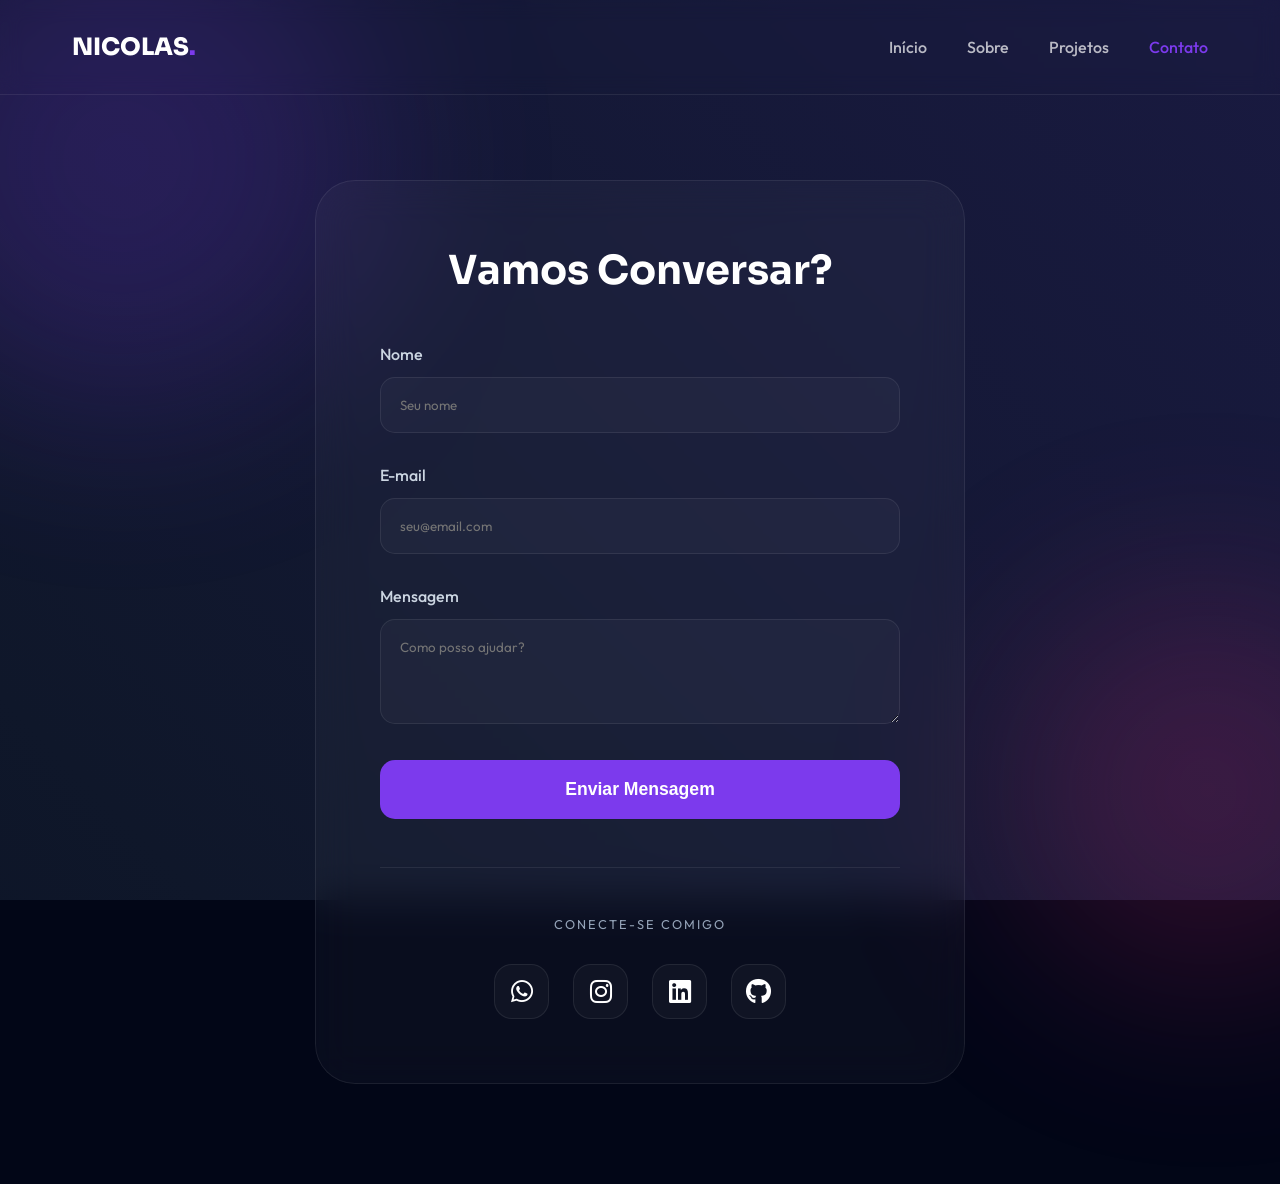
<file: contatos.html>
<!DOCTYPE html>
<html lang="pt-br">
<head>
    <meta charset="UTF-8">
    <meta name="viewport" content="width=device-width, initial-scale=1.0">
    <title>Contato | Nicolas</title>
    <link rel="icon" type="image/png" href="https://img.icons8.com/ios-filled/50/ffffff/code.png">
    <link href="https://fonts.googleapis.com/css2?family=Sora:wght@400;600;800&family=Outfit:wght@300;400;600&display=swap" rel="stylesheet">
    <link rel="stylesheet" href="https://cdnjs.cloudflare.com/ajax/libs/font-awesome/6.4.0/css/all.min.css">
    <style>
        :root { --primary: #7c3aed; --secondary: #db2777; --dark: #020617; --glass: rgba(255, 255, 255, 0.03 ); --glass-border: rgba(255, 255, 255, 0.08); }
        * { margin: 0; padding: 0; box-sizing: border-box; }
        body { font-family: 'Outfit', sans-serif; background: var(--dark); color: white; overflow-x: hidden; }
        .bg-gradient { position: fixed; inset: 0; background: linear-gradient(45deg, #020617, #0f172a, #1e1b4b, #020617); background-size: 400% 400%; z-index: -2; animation: gradientBG 15s ease infinite; }
        @keyframes gradientBG { 0% { background-position: 0% 50%; } 50% { background-position: 100% 50%; } 100% { background-position: 0% 50%; } }
        .circle { position: fixed; border-radius: 50%; filter: blur(100px); opacity: 0.2; z-index: -1; animation: float 20s infinite alternate; }
        .c1 { width: 500px; height: 500px; top: -10%; left: -10%; background: var(--primary); }
        .c2 { width: 400px; height: 400px; bottom: -10%; right: -10%; background: var(--secondary); }
        
        .container { max-width: 1200px; margin: 0 auto; padding: 0 2rem; }
        header { padding: 2rem 0; position: fixed; width: 100%; top: 0; z-index: 100; backdrop-filter: blur(10px); border-bottom: 1px solid var(--glass-border); }
        nav { display: flex; justify-content: space-between; align-items: center; }
        .logo a { font-family: 'Sora', sans-serif; font-size: 1.5rem; font-weight: 800; color: white; text-decoration: none; }
        .logo span { color: var(--primary); }
        .nav-links { display: flex; list-style: none; gap: 2.5rem; }
        .nav-links a { color: white; text-decoration: none; font-weight: 500; opacity: 0.7; transition: 0.3s; }
        .nav-links a:hover, .nav-links a.active { opacity: 1; color: var(--primary); }

        .contact-section { padding: 180px 0 100px; display: flex; justify-content: center; }
        .contact-container { background: var(--glass); border: 1px solid var(--glass-border); padding: 4rem; border-radius: 40px; width: 100%; max-width: 650px; backdrop-filter: blur(20px); }
        .contact-container h2 { font-family: 'Sora', sans-serif; font-size: 2.5rem; text-align: center; margin-bottom: 3rem; }
        
        .form-group { margin-bottom: 2rem; }
        .form-group label { display: block; margin-bottom: 0.8rem; color: #cbd5e1; font-weight: 500; }
        .form-group input, .form-group textarea { width: 100%; padding: 1.2rem; background: rgba(255,255,255,0.03); border: 1px solid var(--glass-border); border-radius: 15px; color: white; transition: 0.3s; font-family: 'Outfit', sans-serif; }
        .form-group input:focus, .form-group textarea:focus { border-color: var(--primary); outline: none; background: rgba(255,255,255,0.08); }
        
        .submit-btn { width: 100%; padding: 1.2rem; background: var(--primary); color: white; border-radius: 15px; font-weight: 700; cursor: pointer; transition: 0.4s; border: none; margin-bottom: 3rem; font-size: 1.1rem; }
        .submit-btn:hover { transform: translateY(-5px); box-shadow: 0 10px 25px rgba(124, 58, 237, 0.4); }
        
        .social-contact { text-align: center; border-top: 1px solid var(--glass-border); padding-top: 3rem; }
        .social-icons-grid { display: flex; justify-content: center; gap: 1.5rem; flex-wrap: wrap; }
        .social-item { display: flex; align-items: center; justify-content: center; width: 55px; height: 55px; background: var(--glass); border: 1px solid var(--glass-border); border-radius: 18px; color: white; font-size: 1.6rem; transition: 0.4s; text-decoration: none; }
        .social-item:hover { transform: translateY(-8px); color: white; }
        
        .social-item.whatsapp:hover { background: #25D366; box-shadow: 0 10px 20px rgba(37, 211, 102, 0.3); }
        .social-item.instagram:hover { background: #E1306C; box-shadow: 0 10px 20px rgba(225, 48, 108, 0.3); }
        .social-item.linkedin:hover { background: #0077B5; box-shadow: 0 10px 20px rgba(0, 119, 181, 0.3); }
        .social-item.github:hover { background: #333; box-shadow: 0 10px 20px rgba(0, 0, 0, 0.3); }
    </style>
</head>
<body>
    <div class="bg-gradient"></div><div class="circle c1"></div><div class="circle c2"></div>
    <header><nav class="container"><div class="logo"><a href="index.html">NICOLAS<span>.</span></a></div><ul class="nav-links"><li><a href="index.html">Início</a></li><li><a href="sobre.html">Sobre</a></li><li><a href="projetos.html">Projetos</a></li><li><a href="contatos.html" class="active">Contato</a></li></ul></nav></header>
    <main class="container contact-section">
        <div class="contact-container">
            <h2>Vamos Conversar?</h2>
            <form>
                <div class="form-group"><label>Nome</label><input type="text" placeholder="Seu nome"></div>
                <div class="form-group"><label>E-mail</label><input type="email" placeholder="seu@email.com"></div>
                <div class="form-group"><label>Mensagem</label><textarea rows="4" placeholder="Como posso ajudar?"></textarea></div>
                <button type="submit" class="submit-btn">Enviar Mensagem</button>
            </form>
            <div class="social-contact">
                <p style="margin-bottom: 2rem; color: #94a3b8; text-transform: uppercase; letter-spacing: 2px; font-size: 0.8rem;">Conecte-se comigo</p>
                <div class="social-icons-grid">
                    <!-- Links reais atualizados abaixo -->
                    <a href="https://wa.me/SEUNUMERO" target="_blank" class="social-item whatsapp" title="WhatsApp"><i class="fab fa-whatsapp"></i></a>
                    <a href="https://www.instagram.com/SEUUSER" target="_blank" class="social-item instagram" title="Instagram"><i class="fab fa-instagram"></i></a>
                    <a href="https://www.linkedin.com/in/nicolas-rodrigues-4a1564402/" target="_blank" class="social-item linkedin" title="LinkedIn"><i class="fab fa-linkedin"></i></a>
                    <a href="https://github.com/SEUUSER" target="_blank" class="social-item github" title="GitHub"><i class="fab fa-github"></i></a>
                </div>
            </div>
        </div>
    </main>
</body>
</html>
</file>
